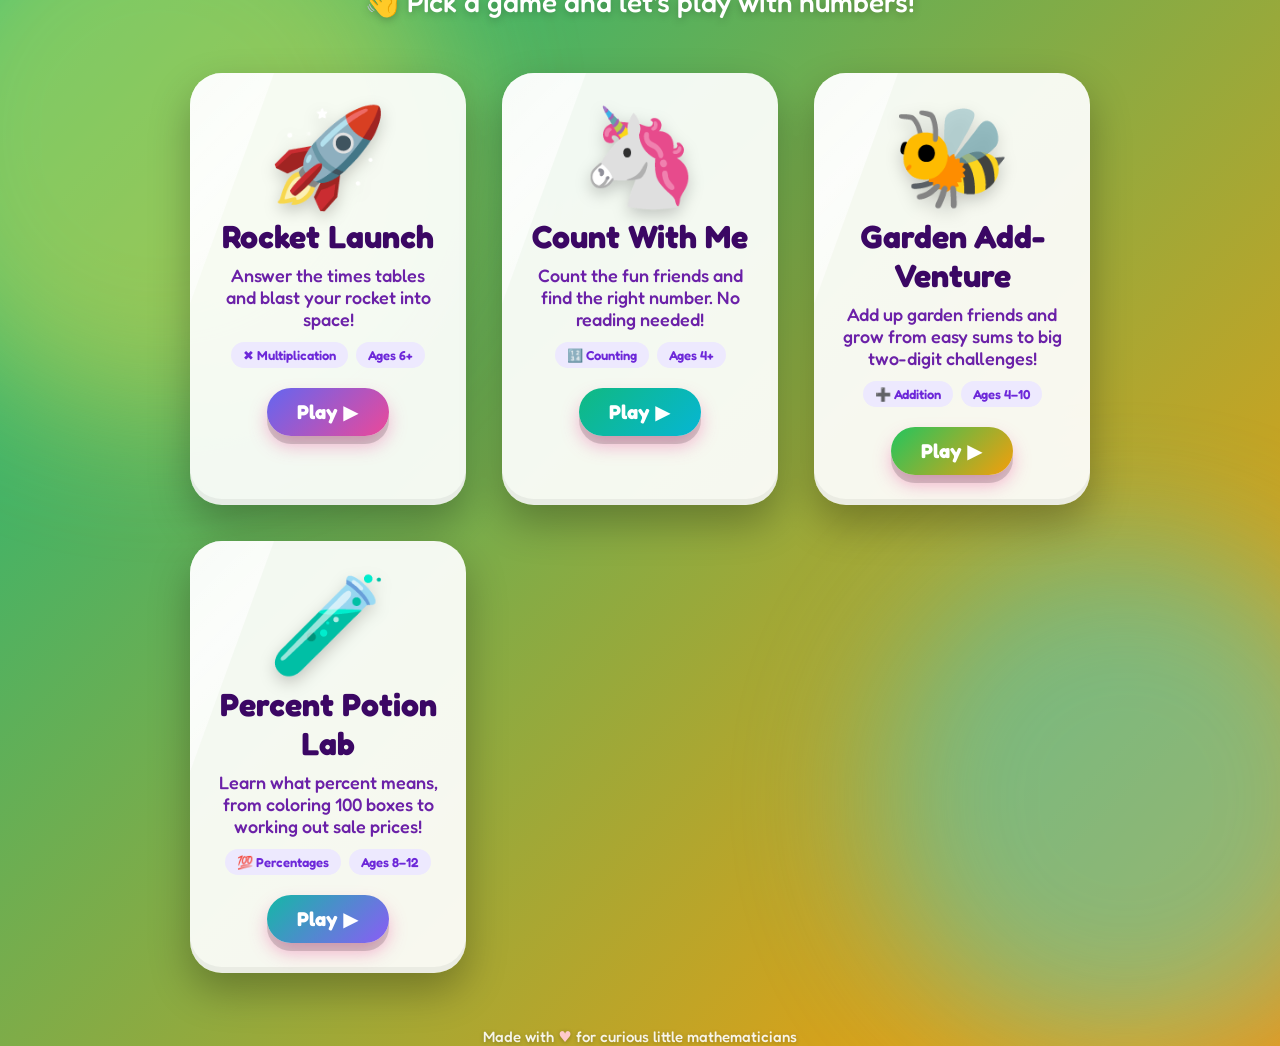
<file: index.html>
<!DOCTYPE html>
<html lang="en">
<head>
  <meta charset="UTF-8" />
  <meta name="viewport" content="width=device-width, initial-scale=1.0, viewport-fit=cover" />
  <meta name="theme-color" content="#4c1d95" />
  <title>✨ Math Games ✨</title>
  <link rel="preconnect" href="https://fonts.googleapis.com" />
  <link rel="preconnect" href="https://fonts.gstatic.com" crossorigin />
  <link href="https://fonts.googleapis.com/css2?family=Fredoka:wght@500;600;700&display=swap" rel="stylesheet" />
  <style>
    :root {
      --card-radius: 32px;
    }

    * { box-sizing: border-box; margin: 0; padding: 0; }

    html, body { height: 100%; }

    body {
      font-family: "Fredoka", "Comic Sans MS", system-ui, sans-serif;
      color: #fff;
      min-height: 100%;
      overflow-x: hidden;
      display: flex;
      flex-direction: column;
      align-items: center;
      justify-content: center;
      text-align: center;
      padding: 5vh 20px 6vh;
      position: relative;
      /* Animated dreamy sky */
      background: linear-gradient(-45deg, #6d28d9, #4f46e5, #db2777, #f59e0b, #10b981);
      background-size: 400% 400%;
      animation: sky 22s ease infinite;
    }

    @keyframes sky {
      0%   { background-position: 0% 50%; }
      50%  { background-position: 100% 50%; }
      100% { background-position: 0% 50%; }
    }

    /* Soft glowing blobs behind everything */
    body::before, body::after {
      content: "";
      position: fixed;
      border-radius: 50%;
      filter: blur(70px);
      opacity: 0.45;
      z-index: 0;
      pointer-events: none;
    }
    body::before {
      width: 45vw; height: 45vw;
      background: #fde047;
      top: -12vw; left: -10vw;
      animation: drift1 16s ease-in-out infinite;
    }
    body::after {
      width: 40vw; height: 40vw;
      background: #22d3ee;
      bottom: -12vw; right: -8vw;
      animation: drift2 19s ease-in-out infinite;
    }
    @keyframes drift1 { 50% { transform: translate(20px, 30px) scale(1.1); } }
    @keyframes drift2 { 50% { transform: translate(-25px, -20px) scale(1.15); } }

    /* Floating math symbols layer */
    #floaties {
      position: fixed;
      inset: 0;
      overflow: hidden;
      z-index: 0;
      pointer-events: none;
    }
    .floatie {
      position: absolute;
      bottom: -12vh;
      font-size: clamp(28px, 5vw, 60px);
      opacity: 0.85;
      animation: rise linear infinite;
      user-select: none;
      filter: drop-shadow(0 4px 6px rgba(0,0,0,0.15));
    }
    @keyframes rise {
      0%   { transform: translateY(0) rotate(0deg); opacity: 0; }
      10%  { opacity: 0.85; }
      90%  { opacity: 0.85; }
      100% { transform: translateY(-118vh) rotate(360deg); opacity: 0; }
    }

    .wrap {
      position: relative;
      z-index: 2;
      width: 100%;
      max-width: 900px;
    }

    .title {
      font-size: clamp(48px, 12vw, 120px);
      font-weight: 700;
      line-height: 1.05;
      letter-spacing: 1px;
      background: linear-gradient(90deg, #fff, #fde047, #fff, #a7f3d0, #fff);
      background-size: 300% auto;
      -webkit-background-clip: text;
      background-clip: text;
      -webkit-text-fill-color: transparent;
      text-shadow: 0 6px 0 rgba(0,0,0,0.10);
      animation: shine 6s linear infinite, pop 3s ease-in-out infinite;
      filter: drop-shadow(0 6px 10px rgba(0,0,0,0.25));
    }
    @keyframes shine { to { background-position: 300% center; } }
    @keyframes pop {
      0%, 100% { transform: scale(1) rotate(-1deg); }
      50%      { transform: scale(1.04) rotate(1deg); }
    }

    .subtitle {
      margin-top: 14px;
      font-size: clamp(18px, 3.4vw, 28px);
      font-weight: 500;
      color: #fff;
      text-shadow: 0 2px 8px rgba(0,0,0,0.25);
    }
    .subtitle .wave { display: inline-block; animation: wave 2.5s ease-in-out infinite; }
    @keyframes wave { 0%,100%{transform:rotate(0)} 25%{transform:rotate(18deg)} 75%{transform:rotate(-12deg)} }

    .cards {
      margin-top: clamp(32px, 6vh, 64px);
      display: grid;
      grid-template-columns: repeat(auto-fit, minmax(260px, 1fr));
      gap: clamp(20px, 4vw, 36px);
    }

    .card {
      position: relative;
      display: block;
      text-decoration: none;
      color: #3b0764;
      background: rgba(255,255,255,0.92);
      border-radius: var(--card-radius);
      padding: 34px 26px 30px;
      box-shadow: 0 18px 40px rgba(0,0,0,0.28), inset 0 -6px 0 rgba(0,0,0,0.05);
      transition: transform 0.22s cubic-bezier(.34,1.56,.64,1), box-shadow 0.22s ease;
      overflow: hidden;
    }
    .card::after {
      /* shine sweep */
      content: "";
      position: absolute;
      top: -60%; left: -60%;
      width: 60%; height: 220%;
      background: linear-gradient(115deg, transparent, rgba(255,255,255,0.7), transparent);
      transform: rotate(20deg);
      transition: left 0.6s ease;
    }
    .card:hover, .card:focus-visible {
      transform: translateY(-10px) scale(1.03) rotate(-0.6deg);
      box-shadow: 0 28px 55px rgba(0,0,0,0.34), inset 0 -6px 0 rgba(0,0,0,0.05);
      outline: none;
    }
    .card:hover::after, .card:focus-visible::after { left: 120%; }
    .card:active { transform: translateY(-4px) scale(0.99); }

    .card-emoji {
      font-size: clamp(66px, 14vw, 96px);
      line-height: 1;
      display: inline-block;
      filter: drop-shadow(0 6px 8px rgba(0,0,0,0.2));
      animation: bob 3s ease-in-out infinite;
    }
    .card:nth-child(2) .card-emoji { animation-delay: .6s; }
    @keyframes bob { 0%,100%{transform:translateY(0)} 50%{transform:translateY(-10px)} }

    .card-title {
      margin-top: 14px;
      font-size: clamp(24px, 4.5vw, 32px);
      font-weight: 700;
    }
    .card-desc {
      margin-top: 8px;
      font-size: clamp(15px, 2.6vw, 18px);
      font-weight: 500;
      color: #6b21a8;
      min-height: 2.6em;
    }
    .card-tags {
      margin-top: 12px;
      display: flex;
      gap: 8px;
      justify-content: center;
      flex-wrap: wrap;
    }
    .tag {
      font-size: 13px;
      font-weight: 600;
      padding: 5px 12px;
      border-radius: 999px;
      background: #ede9fe;
      color: #6d28d9;
    }
    .play-btn {
      margin-top: 20px;
      display: inline-flex;
      align-items: center;
      gap: 8px;
      font-family: inherit;
      font-size: clamp(17px, 3vw, 20px);
      font-weight: 700;
      color: #fff;
      padding: 12px 30px;
      border-radius: 999px;
      background: linear-gradient(135deg, #f97316, #ec4899);
      box-shadow: 0 8px 0 rgba(0,0,0,0.15), 0 10px 18px rgba(236,72,153,0.4);
      transition: transform 0.15s ease, box-shadow 0.15s ease;
    }
    .card:hover .play-btn { transform: translateY(-2px); box-shadow: 0 10px 0 rgba(0,0,0,0.15), 0 14px 22px rgba(236,72,153,0.5); }

    /* Per-card accent colours */
    .card--rocket .play-btn { background: linear-gradient(135deg, #6366f1, #ec4899); }
    .card--count  .play-btn { background: linear-gradient(135deg, #10b981, #06b6d4); }
    .card--garden .play-btn { background: linear-gradient(135deg, #22c55e, #f59e0b); }
    .card--lab    .play-btn { background: linear-gradient(135deg, #14b8a6, #8b5cf6); }

    .footer {
      margin-top: clamp(34px, 6vh, 56px);
      font-size: 15px;
      font-weight: 500;
      color: rgba(255,255,255,0.9);
      text-shadow: 0 1px 4px rgba(0,0,0,0.25);
      z-index: 2;
      position: relative;
    }
    .footer .heart { color: #fecaca; display: inline-block; animation: beat 1.4s ease-in-out infinite; }
    @keyframes beat { 0%,100%{transform:scale(1)} 50%{transform:scale(1.25)} }

    @media (prefers-reduced-motion: reduce) {
      *, *::before, *::after { animation: none !important; transition: none !important; }
    }
  </style>
</head>
<body>
  <div id="floaties" aria-hidden="true"></div>

  <main class="wrap">
    <h1 class="title">Math Games</h1>
    <p class="subtitle"><span class="wave">👋</span> Pick a game and let's play with numbers!</p>

    <div class="cards">
      <a class="card card--rocket" href="./multiplication/index.html">
        <span class="card-emoji">🚀</span>
        <div class="card-title">Rocket Launch</div>
        <div class="card-desc">Answer the times tables and blast your rocket into space!</div>
        <div class="card-tags">
          <span class="tag">✖️ Multiplication</span>
          <span class="tag">Ages 6+</span>
        </div>
        <span class="play-btn">Play ▶</span>
      </a>

      <a class="card card--count" href="./know_numbers/index.html">
        <span class="card-emoji">🦄</span>
        <div class="card-title">Count With Me</div>
        <div class="card-desc">Count the fun friends and find the right number. No reading needed!</div>
        <div class="card-tags">
          <span class="tag">🔢 Counting</span>
          <span class="tag">Ages 4+</span>
        </div>
        <span class="play-btn">Play ▶</span>
      </a>

      <a class="card card--garden" href="./addition/index.html">
        <span class="card-emoji">🐝</span>
        <div class="card-title">Garden Add-Venture</div>
        <div class="card-desc">Add up garden friends and grow from easy sums to big two-digit challenges!</div>
        <div class="card-tags">
          <span class="tag">➕ Addition</span>
          <span class="tag">Ages 4–10</span>
        </div>
        <span class="play-btn">Play ▶</span>
      </a>

      <a class="card card--lab" href="./percentage/index.html">
        <span class="card-emoji">🧪</span>
        <div class="card-title">Percent Potion Lab</div>
        <div class="card-desc">Learn what percent means, from coloring 100 boxes to working out sale prices!</div>
        <div class="card-tags">
          <span class="tag">💯 Percentages</span>
          <span class="tag">Ages 8–12</span>
        </div>
        <span class="play-btn">Play ▶</span>
      </a>
    </div>
  </main>

  <p class="footer">Made with <span class="heart">♥</span> for curious little mathematicians</p>

  <script>
    // Gently drifting math symbols
    (function () {
      const layer = document.getElementById('floaties');
      if (!layer || window.matchMedia('(prefers-reduced-motion: reduce)').matches) return;
      const symbols = ['➕','➖','✖️','➗','🟰','1','2','3','4','5','7','9','⭐','🌟','🪐','🚀','🔢','🦄','💯','🧪','🎈','🍭','🌈','✨'];
      const COUNT = window.innerWidth < 600 ? 14 : 24;
      for (let i = 0; i < COUNT; i++) {
        const s = document.createElement('span');
        s.className = 'floatie';
        s.textContent = symbols[Math.floor(Math.random() * symbols.length)];
        s.style.left = Math.random() * 100 + 'vw';
        const dur = 12 + Math.random() * 16;      // 12s – 28s
        s.style.animationDuration = dur + 's';
        s.style.animationDelay = -Math.random() * dur + 's';
        s.style.fontSize = (24 + Math.random() * 44) + 'px';
        layer.appendChild(s);
      }
    })();
  </script>
</body>
</html>
</file>
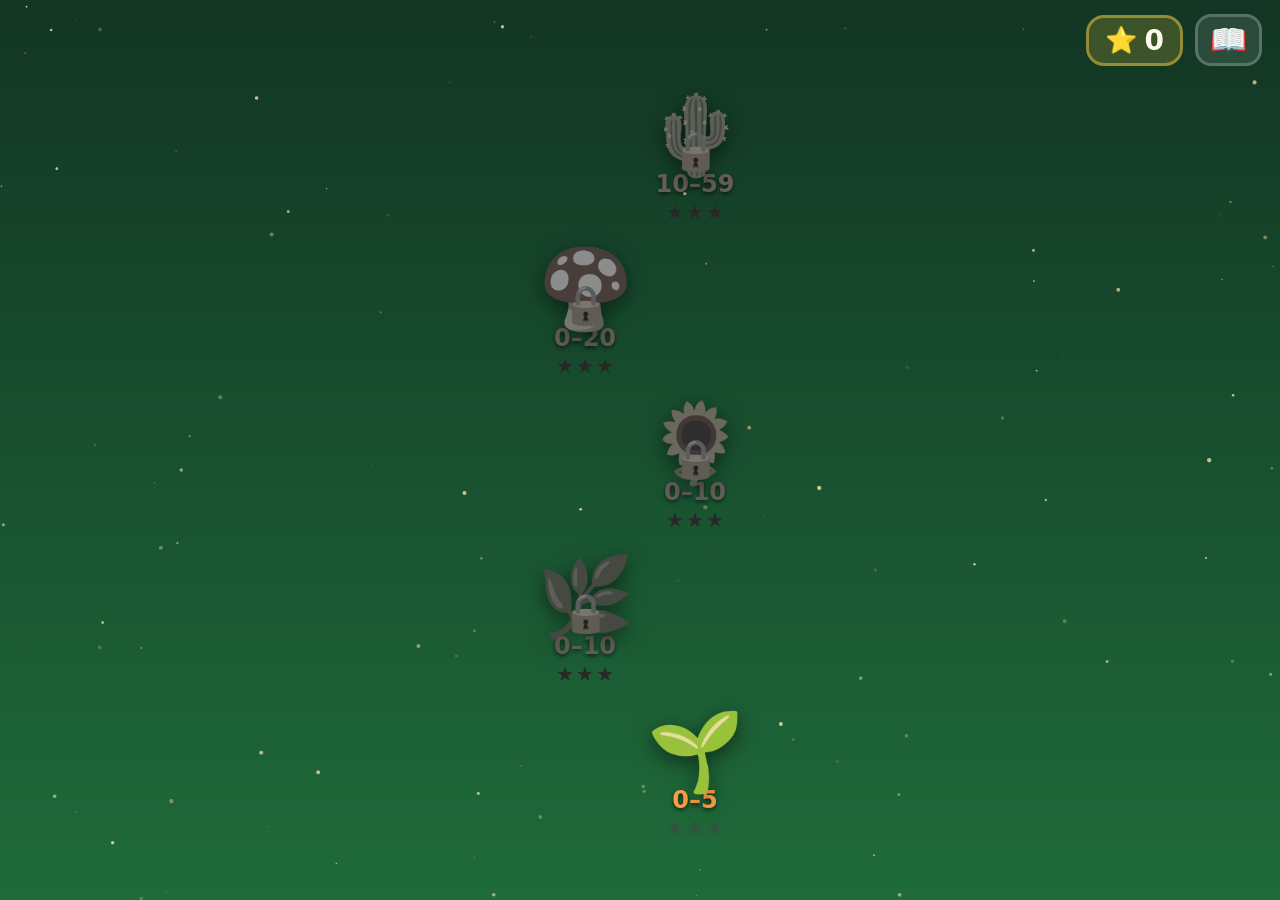
<file: addition/index.html>
<!DOCTYPE html>
<html lang="en">
<head>
  <meta charset="UTF-8" />
  <meta name="viewport" content="width=device-width, initial-scale=1.0" />
  <title>➕ Garden Add-Venture</title>
  <link rel="stylesheet" href="styles.css" />
</head>
<body>
  <!-- Soft garden-sky canvas sits behind everything -->
  <canvas id="stars-bg"></canvas>
  <!-- Celebration confetti layer -->
  <canvas id="confetti-canvas"></canvas>

  <div id="app">

    <!-- ===================== GARDEN PATH (LEVEL MAP) ===================== -->
    <section id="screen-map" class="screen active">
      <header class="topbar">
        <div class="star-counter"><span class="star-icon">⭐</span><span id="map-stars">0</span></div>
        <button id="btn-book" class="icon-btn" aria-label="collection">📖</button>
      </header>

      <!-- Path stops injected by JS -->
      <div id="path-trail"></div>

      <!-- Hidden long-press reset zone -->
      <div id="reset-zone" title=""></div>
    </section>

    <!-- ===================== MISSION (GAMEPLAY) ===================== -->
    <section id="screen-mission" class="screen">
      <header class="topbar">
        <button id="btn-back" class="icon-btn" aria-label="back">🏠</button>
        <div class="star-counter"><span class="star-icon">⭐</span><span id="mission-stars">0</span></div>
        <button id="btn-mute" class="icon-btn" aria-label="mute">🔊</button>
      </header>

      <!-- Steps-to-complete-level progress dots -->
      <div id="progress-dots" class="progress-dots"></div>

      <!-- Combo flame -->
      <div id="combo-badge" class="combo-badge"></div>

      <!-- Icon-counting question (levels 1-2): two groups of objects to add -->
      <div id="icon-question" class="icon-question">
        <div id="icon-group-a" class="icon-group"></div>
        <div class="icon-plus">+</div>
        <div id="icon-group-b" class="icon-group"></div>
      </div>

      <!-- Digit question (levels 3+): plain equation -->
      <div id="digit-question" class="equation">
        <span id="eq-a" class="eq-num"></span>
        <span class="eq-op">+</span>
        <span id="eq-b" class="eq-num"></span>
        <span class="eq-op">=</span>
        <span class="eq-huh">?</span>
      </div>

      <!-- Four answer boxes (click, or type on keyboard) -->
      <div id="answer-boxes" class="answer-boxes"></div>
    </section>

    <!-- ===================== REWARD ===================== -->
    <section id="screen-reward" class="screen">
      <div class="reward-card">
        <div id="reward-stars" class="reward-stars">
          <span class="rstar" data-i="0">★</span>
          <span class="rstar" data-i="1">★</span>
          <span class="rstar" data-i="2">★</span>
        </div>
        <div id="reward-critter" class="reward-critter"></div>
        <div class="reward-buttons">
          <button id="btn-reward-home" class="icon-btn big" aria-label="home">🏠</button>
          <button id="btn-reward-next" class="icon-btn big" aria-label="next">▶️</button>
        </div>
      </div>
    </section>

    <!-- ===================== BUG BOOK (COLLECTION) ===================== -->
    <section id="screen-book" class="screen">
      <header class="topbar">
        <button id="btn-book-back" class="icon-btn" aria-label="back">🏠</button>
        <div class="star-counter"><span class="star-icon">⭐</span><span id="book-stars">0</span></div>
      </header>
      <div id="critter-grid" class="critter-grid"></div>
    </section>

  </div>

  <script src="game.js"></script>
</body>
</html>
</file>
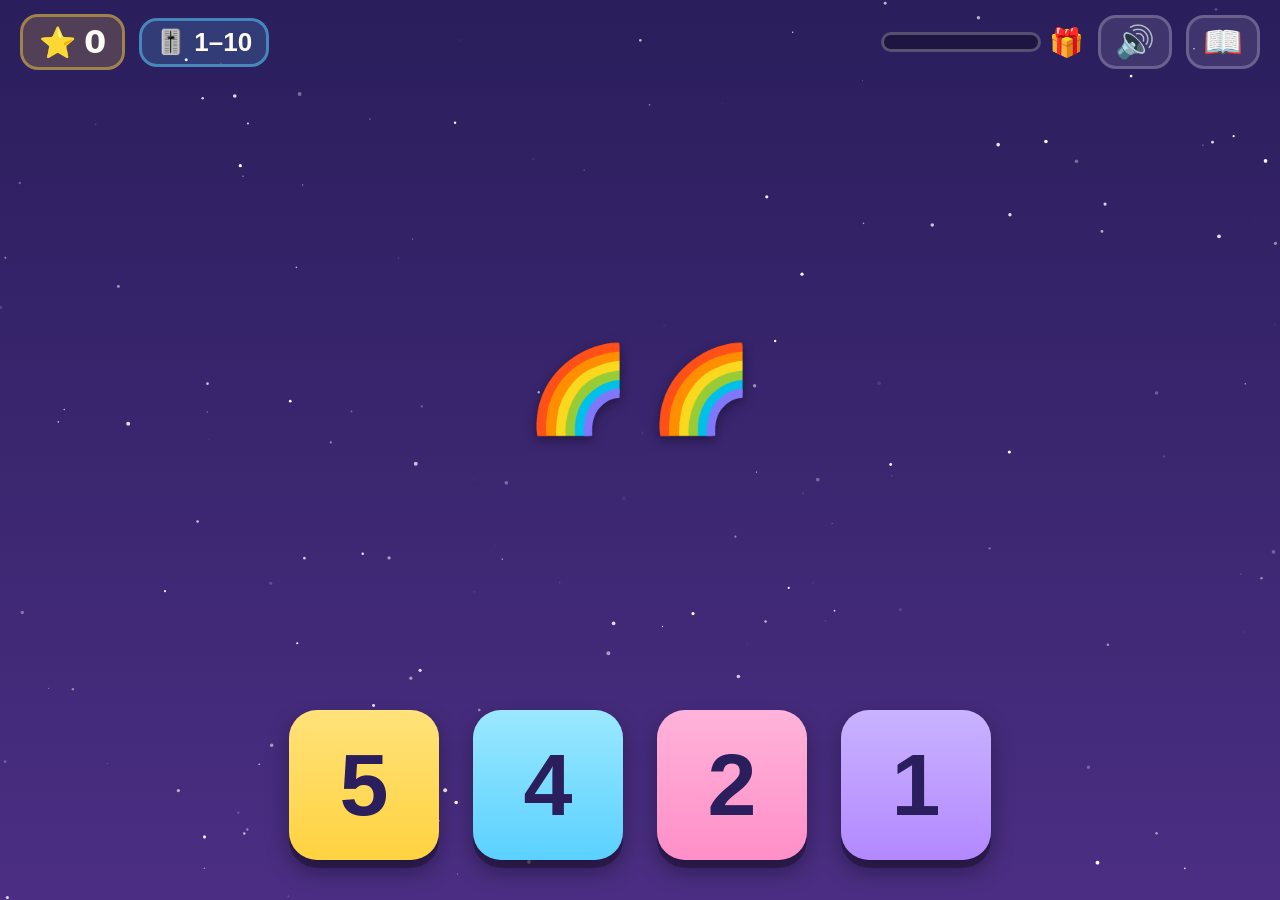
<file: know_numbers/index.html>
<!DOCTYPE html>
<html lang="en">
<head>
  <meta charset="UTF-8" />
  <meta name="viewport" content="width=device-width, initial-scale=1.0" />
  <title>🔢 Count With Me</title>
  <link rel="stylesheet" href="styles.css" />
</head>
<body>
  <!-- Soft sky/starfield behind everything -->
  <canvas id="stars-bg"></canvas>
  <!-- Celebration confetti layer -->
  <canvas id="confetti-canvas"></canvas>

  <div id="app">

    <!-- ===================== PLAY SCREEN ===================== -->
    <section id="screen-play" class="screen active">
      <header class="topbar">
        <div class="star-counter"><span class="star-icon">⭐</span><span id="star-count">0</span></div>

        <!-- Difficulty level (grown-up control): tap to cycle the count band; it sticks -->
        <button id="btn-level" class="level-pill" aria-label="level">
          <span class="level-icon">🎚️</span><span id="level-label">1–10</span>
        </button>

        <!-- Progress toward next friend -->
        <div class="friend-wrap" aria-label="next friend">
          <div class="friend-track"><div id="friend-fill"></div></div>
          <span id="next-friend" class="next-friend">🎁</span>
        </div>

        <button id="btn-mute" class="icon-btn" aria-label="mute">🔊</button>
        <button id="btn-book" class="icon-btn" aria-label="collection">📖</button>
      </header>

      <!-- Objects to count -->
      <div id="object-tray" class="object-tray"></div>

      <!-- Four answer boxes -->
      <div id="answer-boxes" class="answer-boxes"></div>

      <!-- Hidden long-press reset zone -->
      <div id="reset-zone" title=""></div>
    </section>

    <!-- ===================== COLLECTION / STICKER BOOK ===================== -->
    <section id="screen-book" class="screen">
      <header class="topbar">
        <button id="btn-book-back" class="icon-btn" aria-label="back">🏠</button>
        <div class="star-counter"><span class="star-icon">⭐</span><span id="book-star-count">0</span></div>
      </header>
      <div id="friend-grid" class="friend-grid"></div>
    </section>

  </div>

  <!-- New-friend celebration popup -->
  <div id="friend-popup"><div id="popup-friend" class="pop-friend"></div></div>

  <script src="game.js"></script>
</body>
</html>
</file>
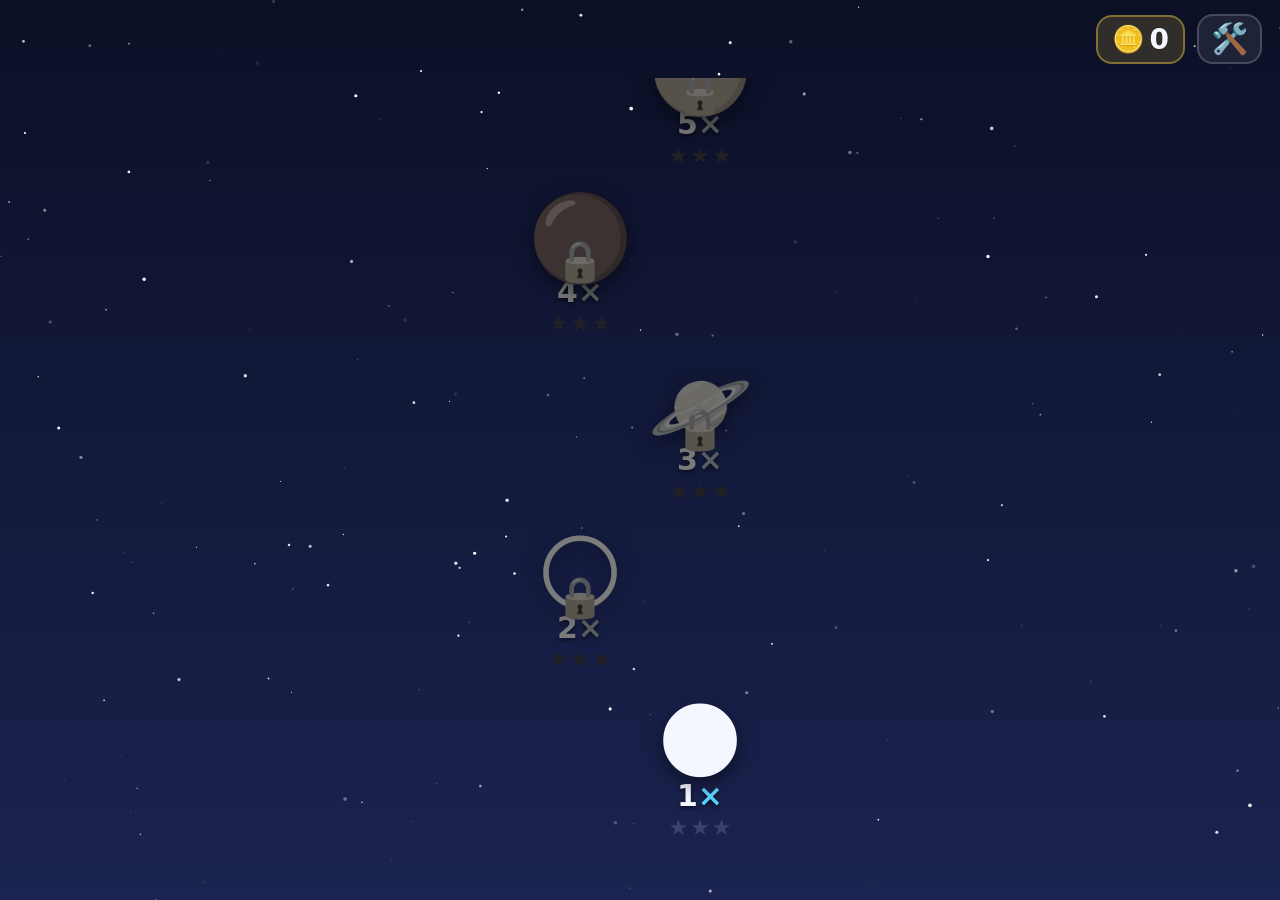
<file: multiplication/index.html>
<!DOCTYPE html>
<html lang="en">
<head>
  <meta charset="UTF-8" />
  <meta name="viewport" content="width=device-width, initial-scale=1.0" />
  <title>🚀 × ?</title>
  <link rel="stylesheet" href="styles.css" />
</head>
<body>
  <!-- Starfield canvas sits behind everything -->
  <canvas id="stars-bg"></canvas>

  <div id="app">

    <!-- ===================== MISSION MAP ===================== -->
    <section id="screen-map" class="screen active">
      <!-- HUD: coins + hangar button -->
      <header class="topbar">
        <div class="coin-counter"><span class="coin-icon">🪙</span><span id="map-coins">0</span></div>
        <button id="btn-hangar" class="icon-btn" aria-label="hangar">🛠️</button>
      </header>

      <!-- Planet trail injected by JS -->
      <div id="planet-trail"></div>

      <!-- Hidden long-press reset zone -->
      <div id="reset-zone" title=""></div>
    </section>

    <!-- ===================== MISSION (GAMEPLAY) ===================== -->
    <section id="screen-mission" class="screen">
      <canvas id="game-canvas"></canvas>

      <!-- HUD overlay -->
      <header class="topbar over-canvas">
        <button id="btn-back" class="icon-btn" aria-label="back">🏠</button>
        <div class="fuel-wrap" aria-label="fuel">
          <span class="fuel-icon">⛽</span>
          <div class="fuel-track"><div id="fuel-fill"></div></div>
        </div>
        <div class="coin-counter"><span class="coin-icon">🪙</span><span id="mission-coins">0</span></div>
        <button id="btn-mute" class="icon-btn" aria-label="mute">🔊</button>
      </header>

      <!-- Flight progress dots -->
      <div id="progress-dots" class="progress-dots over-canvas"></div>

      <!-- Combo flame -->
      <div id="combo-badge" class="combo-badge over-canvas"></div>

      <!-- Equation -->
      <div id="equation" class="equation over-canvas">
        <span id="eq-a" class="eq-num"></span>
        <span class="eq-op">×</span>
        <span id="eq-b" class="eq-num"></span>
        <span class="eq-op">=</span>
        <span id="eq-answer" class="eq-answer"><span id="answer-text"></span><span class="caret"></span></span>
      </div>

      <!-- Invisible proxy input: brings up the mobile number keyboard.
           Kept focused during missions; real answer is mirrored into #answer-text above. -->
      <input id="answer-input" class="answer-input" type="text" inputmode="numeric" pattern="[0-9]*"
             autocomplete="one-time-code" autocorrect="off" spellcheck="false" maxlength="3"
             aria-hidden="true" tabindex="-1" />

      <!-- Launch button (mouse fallback for Enter) -->
      <button id="btn-launch" class="launch-btn over-canvas" aria-label="launch">🚀</button>
    </section>

    <!-- ===================== REWARD ===================== -->
    <section id="screen-reward" class="screen">
      <canvas id="confetti-canvas"></canvas>
      <div class="reward-card over-canvas">
        <div id="reward-stars" class="reward-stars">
          <span class="rstar" data-i="0">★</span>
          <span class="rstar" data-i="1">★</span>
          <span class="rstar" data-i="2">★</span>
        </div>
        <div id="reward-sticker" class="reward-sticker"></div>
        <div class="reward-coins"><span class="coin-icon big">🪙</span><span id="reward-coin-amt">+0</span></div>
        <div class="reward-buttons">
          <button id="btn-reward-home" class="icon-btn big" aria-label="home">🏠</button>
          <button id="btn-reward-next" class="icon-btn big" aria-label="next">▶️</button>
        </div>
      </div>
    </section>

    <!-- ===================== HANGAR ===================== -->
    <section id="screen-hangar" class="screen">
      <header class="topbar">
        <button id="btn-hangar-back" class="icon-btn" aria-label="back">🏠</button>
        <div class="coin-counter"><span class="coin-icon">🪙</span><span id="hangar-coins">0</span></div>
      </header>

      <div class="hangar-body">
        <!-- Big preview of equipped rocket -->
        <div id="hangar-preview" class="hangar-preview"></div>
        <!-- Skin grid injected by JS -->
        <div id="skin-grid" class="skin-grid"></div>
        <!-- Sticker collection -->
        <div id="sticker-shelf" class="sticker-shelf"></div>
      </div>
    </section>

  </div>

  <script src="game.js"></script>
</body>
</html>
</file>
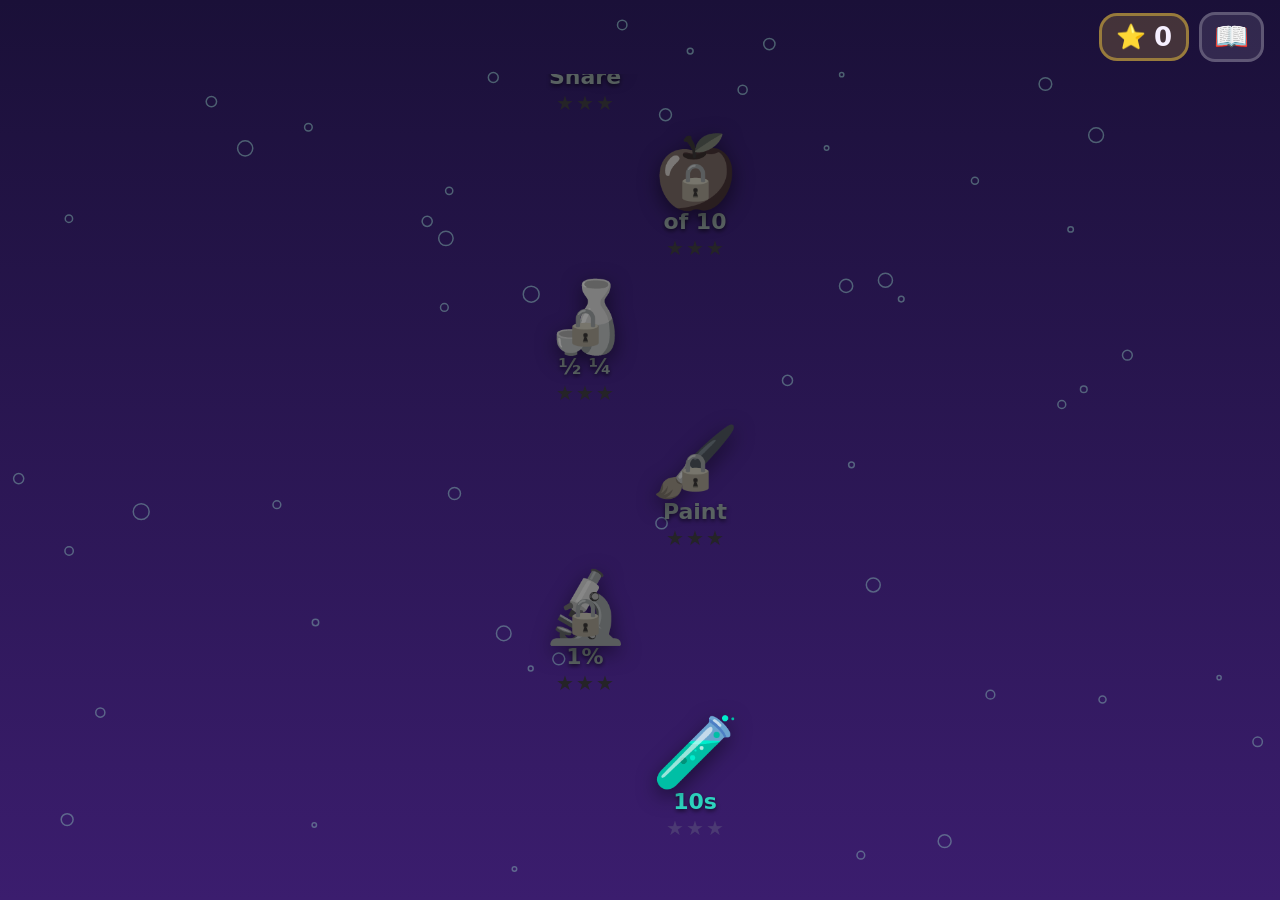
<file: percentage/index.html>
<!DOCTYPE html>
<html lang="en">
<head>
  <meta charset="UTF-8" />
  <meta name="viewport" content="width=device-width, initial-scale=1.0" />
  <title>🧪 Percent Potion Lab</title>
  <link rel="stylesheet" href="styles.css" />
</head>
<body>
  <!-- Bubbling lab canvas sits behind everything -->
  <canvas id="bubbles-bg"></canvas>
  <!-- Celebration confetti layer -->
  <canvas id="confetti-canvas"></canvas>

  <div id="app">

    <!-- ===================== LAB SHELVES (LEVEL MAP) ===================== -->
    <section id="screen-map" class="screen active">
      <header class="topbar">
        <div class="star-counter"><span class="star-icon">⭐</span><span id="map-stars">0</span></div>
        <button id="btn-book" class="icon-btn" aria-label="collection">📖</button>
      </header>

      <!-- Level stops injected by JS -->
      <div id="path-trail"></div>

      <!-- Hidden long-press reset zone -->
      <div id="reset-zone" title=""></div>
    </section>

    <!-- ===================== MISSION (GAMEPLAY) ===================== -->
    <section id="screen-mission" class="screen">
      <header class="topbar">
        <button id="btn-back" class="icon-btn" aria-label="back">🏠</button>
        <button id="btn-lesson" class="icon-btn" aria-label="lesson">💡</button>
        <div class="star-counter"><span class="star-icon">⭐</span><span id="mission-stars">0</span></div>
        <button id="btn-mute" class="icon-btn" aria-label="mute">🔊</button>
      </header>

      <!-- Steps-to-complete-level progress dots -->
      <div id="progress-dots" class="progress-dots"></div>

      <!-- Combo flame -->
      <div id="combo-badge" class="combo-badge"></div>

      <div id="prompt" class="prompt"></div>

      <!-- Question visual (grid, bottle, items, fraction, bar...) built by JS -->
      <div id="stage" class="stage"></div>

      <div id="hint" class="hint"></div>

      <!-- Four answer boxes (click, or type on keyboard) -->
      <div id="answer-boxes" class="answer-boxes"></div>

      <!-- Paint levels: live readout + check button -->
      <div id="paint-controls" class="paint-controls">
        <div id="paint-readout" class="paint-readout">0%</div>
        <button id="btn-check" class="check-btn" aria-label="check">✔</button>
      </div>
    </section>

    <!-- ===================== REWARD ===================== -->
    <section id="screen-reward" class="screen">
      <div class="reward-card">
        <div id="reward-stars" class="reward-stars">
          <span class="rstar" data-i="0">★</span>
          <span class="rstar" data-i="1">★</span>
          <span class="rstar" data-i="2">★</span>
        </div>
        <div id="reward-critter" class="reward-critter"></div>
        <div class="reward-buttons">
          <button id="btn-reward-home" class="icon-btn big" aria-label="home">🏠</button>
          <button id="btn-reward-next" class="icon-btn big" aria-label="next">▶️</button>
        </div>
      </div>
    </section>

    <!-- ===================== LAB BOOK (COLLECTION) ===================== -->
    <section id="screen-book" class="screen">
      <header class="topbar">
        <button id="btn-book-back" class="icon-btn" aria-label="back">🏠</button>
        <div class="star-counter"><span class="star-icon">⭐</span><span id="book-stars">0</span></div>
      </header>
      <div id="critter-grid" class="critter-grid"></div>
    </section>

    <!-- ===================== LESSON CARD (OVERLAY) ===================== -->
    <div id="lesson" class="lesson-overlay">
      <div class="lesson-card">
        <div class="lesson-head">
          <span id="lesson-icon" class="lesson-icon"></span>
          <span id="lesson-title" class="lesson-title"></span>
        </div>
        <div id="lesson-visual" class="lesson-visual"></div>
        <div id="lesson-text" class="lesson-text"></div>
        <button id="btn-lesson-go" class="go-btn">Let's go! ▶</button>
      </div>
    </div>

  </div>

  <script src="game.js"></script>
</body>
</html>
</file>
<file: addition/styles.css>
/* ============================================================
   Garden Add-Venture — styles
   Wordless addition game for ages ~4-10. Color & icons only.
   ============================================================ */

:root {
  --garden-1: #123524;
  --garden-2: #1f6b3a;
  --ink: #fff8ec;
  --good: #4ade80;
  --good-dark: #1fa855;
  --bad: #ff6b6b;
  --gold: #ffd23f;
  --amber: #ff9f45;
  --pink: #ff8fc8;
  --locked: #33523f;
}

* { box-sizing: border-box; margin: 0; padding: 0; }

html, body {
  height: 100%;
  width: 100%;
  overflow: hidden;
  background: var(--garden-1);
  color: var(--ink);
  font-family: "Baloo 2", "Comic Sans MS", "Trebuchet MS", system-ui, sans-serif;
  user-select: none;
  -webkit-user-select: none;
}

#stars-bg, #confetti-canvas { position: fixed; inset: 0; }
#stars-bg { z-index: 0; }
#confetti-canvas { z-index: 4; pointer-events: none; }

#app { position: relative; z-index: 1; height: 100vh; width: 100vw; }

/* ---------- Screen switching ---------- */
.screen { position: absolute; inset: 0; display: none; flex-direction: column; }
.screen.active { display: flex; }

/* ---------- Top bar / HUD ---------- */
.topbar {
  display: flex;
  align-items: center;
  gap: 12px;
  padding: 14px 18px;
  z-index: 5;
}

.icon-btn {
  font-size: 30px;
  line-height: 1;
  background: rgba(255,255,255,0.1);
  border: 3px solid rgba(255,255,255,0.22);
  border-radius: 16px;
  padding: 8px 12px;
  cursor: pointer;
  color: var(--ink);
  transition: transform .12s ease, background .12s ease;
}
.icon-btn:hover { background: rgba(255,255,255,0.2); }
.icon-btn:active { transform: scale(0.9); }
.icon-btn.big { font-size: 46px; padding: 14px 20px; }

.star-counter {
  display: flex;
  align-items: center;
  gap: 8px;
  font-size: 28px;
  font-weight: 900;
  background: rgba(255, 210, 63, 0.18);
  border: 3px solid rgba(255, 210, 63, 0.45);
  border-radius: 18px;
  padding: 6px 16px;
  margin-left: auto;
}
.star-icon { font-size: 26px; }
.star-bump { animation: starBump .45s ease; }

/* ============================================================
   GARDEN PATH (LEVEL MAP)
   ============================================================ */
#path-trail {
  flex: 1;
  overflow-y: auto;
  overflow-x: hidden;
  display: flex;
  flex-direction: column-reverse; /* level 1 at bottom, climb upward */
  align-items: center;
  gap: 26px;
  padding: 40px 0 60px;
  scroll-behavior: smooth;
}

.path-node {
  position: relative;
  display: flex;
  flex-direction: column;
  align-items: center;
  cursor: pointer;
  transition: transform .15s ease;
}
.path-node:hover { transform: scale(1.06); }
.path-node.locked { cursor: not-allowed; filter: grayscale(0.9) brightness(0.55); }
.path-node.locked:hover { transform: none; }

.path-node:nth-child(odd)  { margin-left: 110px; }
.path-node:nth-child(even) { margin-right: 110px; }

.path-emoji {
  font-size: 78px;
  line-height: 1;
  filter: drop-shadow(0 6px 10px rgba(0,0,0,0.5));
}
.path-node.current .path-emoji { animation: floaty 3s ease-in-out infinite; }

.path-label {
  margin-top: -4px;
  font-size: 24px;
  font-weight: 900;
  text-shadow: 0 2px 4px rgba(0,0,0,0.6);
  color: var(--amber);
}

.path-stars {
  display: flex;
  gap: 2px;
  font-size: 20px;
  margin-top: 2px;
}
.path-stars .on { color: var(--gold); }
.path-stars .off { color: var(--locked); }

.path-lock {
  position: absolute;
  top: 46%; left: 50%;
  transform: translate(-50%, -60%);
  font-size: 38px;
}

#reset-zone {
  position: fixed;
  bottom: 0; left: 0;
  width: 70px; height: 70px;
  z-index: 20;
}

/* ============================================================
   MISSION / GAMEPLAY
   ============================================================ */
.progress-dots {
  display: flex;
  justify-content: center;
  gap: 10px;
  padding-top: 6px;
}
.progress-dots .dot {
  width: 16px; height: 16px;
  border-radius: 50%;
  background: rgba(255,255,255,0.18);
  border: 2px solid rgba(255,255,255,0.3);
  transition: transform .2s ease, background .2s ease;
}
.progress-dots .dot.done {
  background: var(--good);
  border-color: var(--good);
  transform: scale(1.2);
}
.progress-dots .dot.goal { background: transparent; border: none; font-size: 18px; }
.progress-dots .dot.goal::after { content: "🏵️"; }

.combo-badge {
  position: absolute;
  top: 78px; right: 22px;
  font-size: 28px;
  font-weight: 900;
  color: var(--gold);
  opacity: 0;
  transform: scale(0.5);
  z-index: 5;
}
.combo-badge.show { animation: comboPop .5s ease; }

/* Icon-counting question (levels 1-2) */
.icon-question {
  flex: 1;
  display: none;
  align-items: center;
  justify-content: center;
  gap: 18px;
  padding: 10px 20px;
  max-width: 1000px;
  margin: 0 auto;
}
.icon-question.active { display: flex; }
.icon-group {
  display: flex;
  flex-wrap: wrap;
  align-content: center;
  justify-content: center;
  gap: 8px 12px;
  max-width: 380px;
}
.icon-plus {
  font-size: clamp(38px, 6vw, 64px);
  font-weight: 900;
  color: var(--amber);
  flex-shrink: 0;
}
.count-obj {
  font-size: clamp(38px, 7vw, 66px);
  line-height: 1;
  cursor: pointer;
  filter: drop-shadow(0 4px 6px rgba(0,0,0,0.4));
  animation: idleBob 3s ease-in-out infinite;
  transition: transform .1s ease;
}
.count-obj:nth-child(3n)   { animation-delay: .4s; }
.count-obj:nth-child(3n+1) { animation-delay: .8s; }
.count-obj.boing { animation: boing .5s ease; }
.count-obj.celebrate { animation: celebrate .6s ease; }

/* Digit question (levels 3+) */
.equation {
  flex: 1;
  display: none;
  align-items: center;
  justify-content: center;
  gap: 16px;
  font-size: clamp(48px, 10vw, 100px);
  font-weight: 900;
  text-shadow: 0 4px 0 rgba(0,0,0,0.35), 0 0 30px rgba(255,159,69,0.3);
}
.equation.active { display: flex; }
.eq-op { color: var(--amber); }
.eq-num { color: var(--ink); }
.eq-huh {
  color: var(--gold);
  background: rgba(255,255,255,0.08);
  border: 4px dashed rgba(255,255,255,0.35);
  border-radius: 18px;
  padding: 0 20px;
}

/* Answer boxes (shared by both question modes) */
.answer-boxes {
  display: flex;
  justify-content: center;
  gap: clamp(12px, 3vw, 30px);
  padding: 16px 20px 40px;
  flex-wrap: wrap;
}
.answer-box {
  width: clamp(88px, 16vw, 136px);
  height: clamp(88px, 16vw, 136px);
  display: flex;
  align-items: center;
  justify-content: center;
  font-size: clamp(40px, 8vw, 70px);
  font-weight: 900;
  color: #123524;
  border: none;
  border-radius: 26px;
  cursor: pointer;
  box-shadow: 0 8px 0 rgba(0,0,0,0.28), 0 12px 22px rgba(0,0,0,0.35);
  transition: transform .08s ease, box-shadow .08s ease;
}
.answer-box:nth-child(1) { background: linear-gradient(180deg, #ffe27a, #ffd23f); }
.answer-box:nth-child(2) { background: linear-gradient(180deg, #9be8ff, #5ad1ff); }
.answer-box:nth-child(3) { background: linear-gradient(180deg, #ffb3da, #ff8fc8); }
.answer-box:nth-child(4) { background: linear-gradient(180deg, #ffc999, #ff9f45); }

.answer-box:hover { transform: translateY(-4px); }
.answer-box:active { transform: translateY(4px); box-shadow: 0 2px 0 rgba(0,0,0,0.28), 0 6px 12px rgba(0,0,0,0.35); }

.answer-box.typing-match { outline: 6px solid var(--gold); outline-offset: 4px; }
.answer-box.correct {
  background: linear-gradient(180deg, #6bf0a4, #3ddc84) !important;
  color: #0c4a2a;
  animation: pop .5s ease;
}
.answer-box.wrong {
  background: linear-gradient(180deg, #ff9a9a, #ff6b6b) !important;
  animation: wobble .5s ease;
}
.answer-box.dim { opacity: 0.35; pointer-events: none; }
.answer-boxes.locked .answer-box { pointer-events: none; }

/* ============================================================
   REWARD
   ============================================================ */
#screen-reward { align-items: center; justify-content: center; }
.reward-card {
  display: flex;
  flex-direction: column;
  align-items: center;
  gap: 24px;
  padding: 40px 60px;
  background: rgba(18, 53, 36, 0.85);
  border: 4px solid var(--gold);
  border-radius: 32px;
  box-shadow: 0 0 60px rgba(255, 210, 63, 0.4);
}
.reward-stars { display: flex; gap: 16px; font-size: 80px; }
.reward-stars .rstar { color: var(--locked); transform: scale(0.3); opacity: 0; }
.reward-stars .rstar.on {
  color: var(--gold);
  text-shadow: 0 0 24px var(--gold);
  animation: starPop .5s ease forwards;
}
.reward-critter {
  font-size: 110px;
  transform: scale(0);
  animation: critterDrop .6s cubic-bezier(.2,1.4,.4,1) .4s forwards;
}
.reward-buttons { display: flex; gap: 28px; margin-top: 8px; }

/* ============================================================
   BUG BOOK (COLLECTION)
   ============================================================ */
.critter-grid {
  flex: 1;
  overflow-y: auto;
  display: grid;
  grid-template-columns: repeat(auto-fit, 120px);
  gap: 18px;
  justify-content: center;
  align-content: start;
  padding: 20px 24px 60px;
}
.critter-cell {
  width: 120px; height: 120px;
  display: flex;
  align-items: center;
  justify-content: center;
  font-size: 62px;
  background: rgba(255,255,255,0.07);
  border: 3px solid rgba(255,255,255,0.18);
  border-radius: 24px;
}
.critter-cell.owned {
  background: rgba(255, 210, 63, 0.14);
  border-color: var(--gold);
  box-shadow: 0 0 18px rgba(255,210,63,0.3);
  animation: floaty 3s ease-in-out infinite;
}
.critter-cell.empty { opacity: 0.3; font-size: 40px; }

/* ============================================================
   KEYFRAMES
   ============================================================ */
@keyframes idleBob { 0%,100% { transform: translateY(0); } 50% { transform: translateY(-8px); } }
@keyframes floaty { 0%,100% { transform: translateY(0); } 50% { transform: translateY(-12px); } }
@keyframes boing {
  0% { transform: scale(1); }
  30% { transform: scale(1.4) translateY(-14px); }
  60% { transform: scale(0.9); }
  100% { transform: scale(1); }
}
@keyframes celebrate {
  0% { transform: scale(1) rotate(0); }
  25% { transform: scale(1.3) rotate(-12deg); }
  50% { transform: scale(1.2) rotate(12deg); }
  75% { transform: scale(1.25) rotate(-8deg); }
  100% { transform: scale(1) rotate(0); }
}
@keyframes pop { 0% { transform: scale(1); } 45% { transform: scale(1.18); } 100% { transform: scale(1); } }
@keyframes wobble {
  0%,100% { transform: translateX(0) rotate(0); }
  20% { transform: translateX(-10px) rotate(-5deg); }
  40% { transform: translateX(10px) rotate(5deg); }
  60% { transform: translateX(-7px) rotate(-3deg); }
  80% { transform: translateX(7px) rotate(3deg); }
}
@keyframes starBump {
  0% { transform: scale(1); }
  50% { transform: scale(1.35); color: var(--gold); }
  100% { transform: scale(1); }
}
@keyframes starPop {
  0% { transform: scale(0.3) rotate(-30deg); opacity: 0; }
  60% { transform: scale(1.3) rotate(8deg); opacity: 1; }
  100% { transform: scale(1) rotate(0); opacity: 1; }
}
@keyframes critterDrop {
  0% { transform: scale(0) rotate(-40deg); }
  100% { transform: scale(1) rotate(0); }
}
@keyframes comboPop {
  0% { opacity: 0; transform: scale(0.5) translateY(10px); }
  40% { opacity: 1; transform: scale(1.3) translateY(0); }
  100% { opacity: 1; transform: scale(1); }
}
</file>
<file: know_numbers/styles.css>
/* ============================================================
   Count With Me — styles
   Wordless number-learning game for ~4-year-olds.
   Bright, friendly, big targets. Color & icons only.
   ============================================================ */

:root {
  --sky-1: #2a1e5c;
  --sky-2: #4b2e83;
  --ink: #fffaf2;
  --good: #3ddc84;
  --good-dark: #18a957;
  --bad: #ff6b6b;
  --gold: #ffd23f;
  --pink: #ff8fc8;
  --blue: #5ad1ff;
  --purple: #b388ff;
}

* { box-sizing: border-box; margin: 0; padding: 0; }

html, body {
  height: 100%;
  width: 100%;
  overflow: hidden;
  background: var(--sky-1);
  color: var(--ink);
  font-family: "Baloo 2", "Comic Sans MS", "Trebuchet MS", system-ui, sans-serif;
  user-select: none;
  -webkit-user-select: none;
}

#stars-bg, #confetti-canvas { position: fixed; inset: 0; }
#stars-bg { z-index: 0; }
#confetti-canvas { z-index: 4; pointer-events: none; }

#app { position: relative; z-index: 1; height: 100vh; width: 100vw; }

/* ---------- Screen switching ---------- */
.screen { position: absolute; inset: 0; display: none; flex-direction: column; }
.screen.active { display: flex; }

/* ---------- Top bar / HUD ---------- */
.topbar {
  display: flex;
  align-items: center;
  gap: 14px;
  padding: 14px 20px;
  z-index: 5;
}

.icon-btn {
  font-size: 32px;
  line-height: 1;
  background: rgba(255,255,255,0.1);
  border: 3px solid rgba(255,255,255,0.22);
  border-radius: 18px;
  padding: 8px 14px;
  cursor: pointer;
  color: var(--ink);
  transition: transform .12s ease, background .12s ease;
}
.icon-btn:hover { background: rgba(255,255,255,0.2); }
.icon-btn:active { transform: scale(0.9); }

.star-counter {
  display: flex;
  align-items: center;
  gap: 8px;
  font-size: 32px;
  font-weight: 900;
  background: rgba(255, 210, 63, 0.18);
  border: 3px solid rgba(255, 210, 63, 0.45);
  border-radius: 18px;
  padding: 6px 16px;
}
.star-icon { font-size: 30px; }
.star-bump { animation: starBump .45s ease; }

/* Level pill (grown-up difficulty control) */
.level-pill {
  display: flex;
  align-items: center;
  gap: 8px;
  font-size: 26px;
  font-weight: 900;
  color: var(--ink);
  background: rgba(90, 209, 255, 0.16);
  border: 3px solid rgba(90, 209, 255, 0.5);
  border-radius: 18px;
  padding: 6px 14px;
  cursor: pointer;
  transition: transform .12s ease, background .12s ease;
}
.level-pill:hover { background: rgba(90, 209, 255, 0.28); }
.level-pill:active { transform: scale(0.92); }
.level-icon { font-size: 24px; }

/* Friend progress meter */
.friend-wrap { display: flex; align-items: center; gap: 8px; margin-left: auto; }
.friend-track {
  width: 160px; height: 20px;
  background: rgba(0,0,0,0.3);
  border: 3px solid rgba(255,255,255,0.25);
  border-radius: 14px;
  overflow: hidden;
}
#friend-fill {
  height: 100%; width: 0%;
  background: linear-gradient(90deg, var(--pink), var(--purple));
  border-radius: 12px;
  transition: width .4s ease;
}
.next-friend { font-size: 28px; }

/* ============================================================
   OBJECT TRAY (things to count)
   ============================================================ */
.object-tray {
  flex: 1;
  display: flex;
  flex-wrap: wrap;
  align-content: center;
  justify-content: center;
  gap: 10px 18px;
  padding: 20px 40px;
  max-width: 1100px;
  margin: 0 auto;
}
.count-obj {
  font-size: clamp(46px, 8vw, 84px);
  line-height: 1;
  cursor: pointer;
  filter: drop-shadow(0 4px 6px rgba(0,0,0,0.4));
  animation: idleBob 3s ease-in-out infinite;
  transition: transform .1s ease;
}
/* stagger the idle bob so they don't move in lockstep */
.count-obj:nth-child(3n)   { animation-delay: .4s; }
.count-obj:nth-child(3n+1) { animation-delay: .8s; }
.count-obj.boing { animation: boing .5s ease; }
.count-obj.celebrate { animation: celebrate .6s ease; }

/* ============================================================
   ANSWER BOXES
   ============================================================ */
.answer-boxes {
  display: flex;
  justify-content: center;
  gap: clamp(12px, 3vw, 34px);
  padding: 16px 20px 40px;
  flex-wrap: wrap;
}
.answer-box {
  width: clamp(96px, 18vw, 150px);
  height: clamp(96px, 18vw, 150px);
  display: flex;
  align-items: center;
  justify-content: center;
  font-size: clamp(52px, 10vw, 88px);
  font-weight: 900;
  color: #2a1e5c;
  border: none;
  border-radius: 28px;
  cursor: pointer;
  box-shadow: 0 8px 0 rgba(0,0,0,0.28), 0 12px 22px rgba(0,0,0,0.35);
  transition: transform .08s ease, box-shadow .08s ease;
}
/* four cheerful colors, cycled */
.answer-box:nth-child(1) { background: linear-gradient(180deg, #ffe27a, #ffd23f); }
.answer-box:nth-child(2) { background: linear-gradient(180deg, #9be8ff, #5ad1ff); }
.answer-box:nth-child(3) { background: linear-gradient(180deg, #ffb3da, #ff8fc8); }
.answer-box:nth-child(4) { background: linear-gradient(180deg, #c9b3ff, #b388ff); }

.answer-box:hover { transform: translateY(-4px); }
.answer-box:active { transform: translateY(4px); box-shadow: 0 2px 0 rgba(0,0,0,0.28), 0 6px 12px rgba(0,0,0,0.35); }

.answer-box.typing-match { outline: 6px solid var(--gold); outline-offset: 4px; }

.answer-box.correct {
  background: linear-gradient(180deg, #6bf0a4, #3ddc84) !important;
  color: #0c4a2a;
  animation: pop .5s ease;
}
.answer-box.wrong {
  background: linear-gradient(180deg, #ff9a9a, #ff6b6b) !important;
  animation: wobble .5s ease;
}
.answer-box.dim { opacity: 0.35; pointer-events: none; }
.answer-boxes.locked .answer-box { pointer-events: none; }

/* ============================================================
   COLLECTION / STICKER BOOK
   ============================================================ */
.friend-grid {
  flex: 1;
  overflow-y: auto;
  display: grid;
  grid-template-columns: repeat(auto-fit, 120px);
  gap: 18px;
  justify-content: center;
  align-content: start;
  padding: 20px 24px 60px;
}
.friend-cell {
  width: 120px; height: 120px;
  display: flex;
  align-items: center;
  justify-content: center;
  font-size: 64px;
  background: rgba(255,255,255,0.07);
  border: 3px solid rgba(255,255,255,0.18);
  border-radius: 24px;
}
.friend-cell.owned {
  background: rgba(255, 210, 63, 0.14);
  border-color: var(--gold);
  box-shadow: 0 0 18px rgba(255,210,63,0.3);
  animation: floaty 3s ease-in-out infinite;
}
.friend-cell.empty { opacity: 0.3; font-size: 40px; }

/* Big celebratory pop-in when a new friend is earned */
#friend-popup {
  position: fixed;
  inset: 0;
  z-index: 8;
  display: none;
  align-items: center;
  justify-content: center;
  background: rgba(20, 10, 50, 0.55);
}
#friend-popup.show { display: flex; }
#friend-popup .pop-friend {
  font-size: 180px;
  animation: friendPop .7s cubic-bezier(.2,1.5,.4,1);
  filter: drop-shadow(0 10px 18px rgba(0,0,0,0.5));
}

#reset-zone {
  position: fixed;
  bottom: 0; left: 0;
  width: 70px; height: 70px;
  z-index: 20;
}

/* ============================================================
   KEYFRAMES
   ============================================================ */
@keyframes idleBob { 0%,100% { transform: translateY(0); } 50% { transform: translateY(-8px); } }
@keyframes floaty { 0%,100% { transform: translateY(0); } 50% { transform: translateY(-12px); } }
@keyframes boing {
  0% { transform: scale(1); }
  30% { transform: scale(1.4) translateY(-14px); }
  60% { transform: scale(0.9); }
  100% { transform: scale(1); }
}
@keyframes celebrate {
  0% { transform: scale(1) rotate(0); }
  25% { transform: scale(1.3) rotate(-12deg); }
  50% { transform: scale(1.2) rotate(12deg); }
  75% { transform: scale(1.25) rotate(-8deg); }
  100% { transform: scale(1) rotate(0); }
}
@keyframes pop { 0% { transform: scale(1); } 45% { transform: scale(1.18); } 100% { transform: scale(1); } }
@keyframes wobble {
  0%,100% { transform: translateX(0) rotate(0); }
  20% { transform: translateX(-10px) rotate(-5deg); }
  40% { transform: translateX(10px) rotate(5deg); }
  60% { transform: translateX(-7px) rotate(-3deg); }
  80% { transform: translateX(7px) rotate(3deg); }
}
@keyframes starBump {
  0% { transform: scale(1); }
  50% { transform: scale(1.35); color: var(--gold); }
  100% { transform: scale(1); }
}
@keyframes friendPop {
  0% { transform: scale(0) rotate(-40deg); }
  70% { transform: scale(1.25) rotate(10deg); }
  100% { transform: scale(1) rotate(0); }
}
</file>
<file: multiplication/styles.css>
/* ============================================================
   Rocket Launch Quiz — styles
   Wordless multiplication game. Color & icons only.
   ============================================================ */

:root {
  --space-1: #0b1026;
  --space-2: #1b2350;
  --good: #28e07a;
  --good-dark: #0fa855;
  --bad: #ff5d6c;
  --gold: #ffd23f;
  --locked: #3a4267;
  --ink: #f4f7ff;
  --accent: #5ad1ff;
  --fuel-full: #4ade80;
  --fuel-low: #ff5d6c;
}

* { box-sizing: border-box; margin: 0; padding: 0; }

html, body {
  height: 100%;
  width: 100%;
  overflow: hidden;
  background: var(--space-1);
  color: var(--ink);
  font-family: "Baloo 2", "Comic Sans MS", "Trebuchet MS", system-ui, sans-serif;
  user-select: none;
  -webkit-user-select: none;
}

/* Starfield behind everything */
#stars-bg {
  position: fixed;
  inset: 0;
  z-index: 0;
}

#app {
  position: relative;
  z-index: 1;
  height: 100vh;
  width: 100vw;
}

/* ---------- Screen switching ---------- */
.screen {
  position: absolute;
  inset: 0;
  display: none;
  flex-direction: column;
}
.screen.active { display: flex; }

/* ---------- Top bar / HUD ---------- */
.topbar {
  display: flex;
  align-items: center;
  gap: 12px;
  padding: 14px 18px;
  z-index: 5;
}
.topbar.over-canvas {
  position: absolute;
  top: 0; left: 0; right: 0;
}

.icon-btn {
  font-size: 30px;
  line-height: 1;
  background: rgba(255,255,255,0.08);
  border: 2px solid rgba(255,255,255,0.18);
  border-radius: 16px;
  padding: 8px 12px;
  cursor: pointer;
  color: var(--ink);
  transition: transform .12s ease, background .12s ease;
}
.icon-btn:hover { background: rgba(255,255,255,0.18); }
.icon-btn:active { transform: scale(0.9); }
.icon-btn.big { font-size: 46px; padding: 14px 20px; }

.coin-counter {
  display: flex;
  align-items: center;
  gap: 6px;
  font-size: 28px;
  font-weight: 800;
  background: rgba(255, 210, 63, 0.15);
  border: 2px solid rgba(255, 210, 63, 0.4);
  border-radius: 16px;
  padding: 6px 14px;
  margin-left: auto;
}
.coin-icon { font-size: 26px; }
.coin-icon.big { font-size: 40px; }
.coin-bump { animation: coinBump .4s ease; }

/* ============================================================
   MISSION MAP
   ============================================================ */
#planet-trail {
  flex: 1;
  overflow-y: auto;
  overflow-x: hidden;
  display: flex;
  flex-direction: column-reverse; /* planet 1 at bottom, climb upward */
  align-items: center;
  gap: 28px;
  padding: 40px 0 60px;
  scroll-behavior: smooth;
}

.planet-node {
  position: relative;
  display: flex;
  flex-direction: column;
  align-items: center;
  cursor: pointer;
  transition: transform .15s ease;
}
.planet-node:hover { transform: scale(1.06); }
.planet-node.locked { cursor: not-allowed; filter: grayscale(0.9) brightness(0.5); }
.planet-node.locked:hover { transform: none; }

/* Offset planets left/right to make a winding trail */
.planet-node:nth-child(odd)  { margin-left: 120px; }
.planet-node:nth-child(even) { margin-right: 120px; }

.planet-emoji {
  font-size: 84px;
  line-height: 1;
  filter: drop-shadow(0 6px 10px rgba(0,0,0,0.5));
}
.planet-node.current .planet-emoji {
  animation: floaty 3s ease-in-out infinite;
}

.planet-table {
  margin-top: -6px;
  font-size: 30px;
  font-weight: 900;
  text-shadow: 0 2px 4px rgba(0,0,0,0.6);
}
.planet-table .x { color: var(--accent); }

.planet-stars {
  display: flex;
  gap: 2px;
  font-size: 22px;
  margin-top: 2px;
}
.planet-stars .on { color: var(--gold); }
.planet-stars .off { color: var(--locked); }

.planet-lock {
  position: absolute;
  top: 50%; left: 50%;
  transform: translate(-50%, -60%);
  font-size: 40px;
}

#reset-zone {
  position: fixed;
  bottom: 0; left: 0;
  width: 70px; height: 70px;
  z-index: 20;
}

/* ============================================================
   MISSION / GAMEPLAY
   ============================================================ */
#game-canvas, #confetti-canvas {
  position: absolute;
  inset: 0;
  z-index: 1;
}
.over-canvas { z-index: 5; }

/* Fuel bar */
.fuel-wrap {
  display: flex;
  align-items: center;
  gap: 8px;
}
.fuel-icon { font-size: 24px; }
/* When the timer is switched off (press T), dim the gauge to show it's idle */
.fuel-wrap.timer-off { opacity: 0.3; }
.fuel-track {
  width: 180px;
  height: 22px;
  background: rgba(0,0,0,0.4);
  border: 2px solid rgba(255,255,255,0.25);
  border-radius: 12px;
  overflow: hidden;
}
#fuel-fill {
  height: 100%;
  width: 100%;
  background: var(--fuel-full);
  border-radius: 10px;
  transition: width .1s linear, background .3s ease;
}

/* Flight progress dots */
.progress-dots {
  position: absolute;
  top: 64px; left: 0; right: 0;
  display: flex;
  justify-content: center;
  gap: 10px;
}
.progress-dots .dot {
  width: 16px; height: 16px;
  border-radius: 50%;
  background: rgba(255,255,255,0.2);
  border: 2px solid rgba(255,255,255,0.35);
  transition: transform .2s ease, background .2s ease;
}
.progress-dots .dot.done {
  background: var(--good);
  border-color: var(--good);
  transform: scale(1.2);
}
.progress-dots .dot.goal { background: transparent; border: none; font-size: 18px; }
.progress-dots .dot.goal::after { content: "🪐"; }

/* Combo badge */
.combo-badge {
  position: absolute;
  top: 100px; right: 22px;
  font-size: 30px;
  font-weight: 900;
  color: var(--gold);
  opacity: 0;
  transform: scale(0.5);
}
.combo-badge.show {
  animation: comboPop .5s ease;
}

/* Equation */
.equation {
  position: absolute;
  top: 38%;
  left: 50%;
  transform: translate(-50%, -50%);
  display: flex;
  align-items: center;
  gap: 18px;
  font-size: clamp(48px, 11vw, 110px);
  font-weight: 900;
  text-shadow: 0 4px 0 rgba(0,0,0,0.35), 0 0 30px rgba(90,209,255,0.3);
}
.eq-op { color: var(--accent); }
.eq-num { color: var(--ink); }

.eq-answer {
  display: inline-flex;
  align-items: center;
  min-width: 1.6em;
  height: 1.3em;
  padding: 0 14px;
  background: rgba(255,255,255,0.08);
  border: 4px dashed rgba(255,255,255,0.35);
  border-radius: 18px;
  color: var(--gold);
  justify-content: center;
}
.eq-answer.correct {
  background: rgba(40, 224, 122, 0.25);
  border-color: var(--good);
  border-style: solid;
  color: var(--good);
  animation: pop .4s ease;
}
.eq-answer.wrong {
  background: rgba(255, 93, 108, 0.2);
  border-color: var(--bad);
  border-style: solid;
  color: var(--bad);
  animation: shake .45s ease;
}
.caret {
  width: 4px;
  height: 1em;
  background: var(--gold);
  margin-left: 4px;
  animation: blink 1s steps(2) infinite;
}
.eq-answer.correct .caret,
.eq-answer.wrong .caret { display: none; }

/* Invisible proxy input that summons the mobile number keyboard.
   Must stay rendered (not display:none/visibility:hidden) and >=16px
   font to avoid iOS auto-zoom, but is visually and interactively invisible. */
.answer-input {
  position: absolute;
  top: 0; left: 0;
  width: 1px;
  height: 1px;
  padding: 0;
  border: none;
  outline: none;
  background: transparent;
  color: transparent;
  caret-color: transparent;
  font-size: 16px;
  opacity: 0;
  pointer-events: none;
  z-index: -1;
}

/* Launch button */
.launch-btn {
  position: absolute;
  bottom: 36px; left: 50%;
  transform: translateX(-50%);
  font-size: 52px;
  background: linear-gradient(180deg, #ff8a3d, #ff5d2e);
  border: none;
  border-radius: 50%;
  width: 96px; height: 96px;
  cursor: pointer;
  box-shadow: 0 8px 0 #b83c14, 0 12px 22px rgba(0,0,0,0.5);
  transition: transform .08s ease, box-shadow .08s ease;
}
.launch-btn:active {
  transform: translateX(-50%) translateY(6px);
  box-shadow: 0 2px 0 #b83c14, 0 6px 12px rgba(0,0,0,0.5);
}

/* Screen shake on correct */
#screen-mission.shake { animation: screenShake .3s ease; }

/* ============================================================
   REWARD
   ============================================================ */
#screen-reward {
  align-items: center;
  justify-content: center;
}
.reward-card {
  display: flex;
  flex-direction: column;
  align-items: center;
  gap: 24px;
  padding: 40px 60px;
  background: rgba(27, 35, 80, 0.85);
  border: 4px solid var(--gold);
  border-radius: 32px;
  box-shadow: 0 0 60px rgba(255, 210, 63, 0.4);
}
.reward-stars {
  display: flex;
  gap: 16px;
  font-size: 80px;
}
.reward-stars .rstar {
  color: var(--locked);
  transform: scale(0.3);
  opacity: 0;
}
.reward-stars .rstar.on {
  color: var(--gold);
  text-shadow: 0 0 24px var(--gold);
  animation: starPop .5s ease forwards;
}
.reward-sticker {
  font-size: 100px;
  transform: scale(0);
  animation: stickerDrop .6s cubic-bezier(.2,1.4,.4,1) .4s forwards;
}
.reward-coins {
  display: flex;
  align-items: center;
  gap: 8px;
  font-size: 44px;
  font-weight: 900;
  color: var(--gold);
}
.reward-buttons { display: flex; gap: 28px; margin-top: 8px; }

/* ============================================================
   HANGAR
   ============================================================ */
.hangar-body {
  flex: 1;
  overflow-y: auto;
  display: flex;
  flex-direction: column;
  align-items: center;
  gap: 24px;
  padding: 20px;
}
.hangar-preview {
  font-size: 120px;
  line-height: 1;
  animation: floaty 3s ease-in-out infinite;
  filter: drop-shadow(0 8px 14px rgba(0,0,0,0.5));
}
.skin-grid {
  display: grid;
  grid-template-columns: repeat(auto-fit, 110px);
  gap: 16px;
  justify-content: center;
  max-width: 640px;
}
.skin-cell {
  position: relative;
  width: 110px; height: 110px;
  display: flex;
  align-items: center;
  justify-content: center;
  font-size: 56px;
  background: rgba(255,255,255,0.06);
  border: 3px solid rgba(255,255,255,0.18);
  border-radius: 20px;
  cursor: pointer;
  transition: transform .12s ease, border-color .12s ease;
}
.skin-cell:hover { transform: scale(1.05); }
.skin-cell.equipped { border-color: var(--good); box-shadow: 0 0 18px var(--good); }
.skin-cell.locked { filter: grayscale(0.6) brightness(0.6); }
.skin-cell .price {
  position: absolute;
  bottom: -2px; right: -2px;
  font-size: 16px;
  font-weight: 800;
  background: var(--gold);
  color: #3a2c00;
  border-radius: 10px;
  padding: 1px 7px;
}
.skin-cell.too-expensive { animation: shake .4s ease; }

.sticker-shelf {
  display: flex;
  flex-wrap: wrap;
  gap: 10px;
  justify-content: center;
  max-width: 640px;
  padding: 14px;
  border-top: 2px dashed rgba(255,255,255,0.2);
}
.sticker-shelf .sticker { font-size: 40px; }
.sticker-shelf .sticker.empty { opacity: 0.2; }

/* ============================================================
   KEYFRAMES
   ============================================================ */
@keyframes blink { 0% { opacity: 1; } 50% { opacity: 0; } 100% { opacity: 1; } }
@keyframes floaty { 0%,100% { transform: translateY(0); } 50% { transform: translateY(-12px); } }
@keyframes pop { 0% { transform: scale(1); } 40% { transform: scale(1.25); } 100% { transform: scale(1); } }
@keyframes shake {
  0%,100% { transform: translateX(0); }
  20% { transform: translateX(-12px); }
  40% { transform: translateX(12px); }
  60% { transform: translateX(-8px); }
  80% { transform: translateX(8px); }
}
@keyframes screenShake {
  0%,100% { transform: translate(0,0); }
  25% { transform: translate(-6px, 4px); }
  50% { transform: translate(6px, -4px); }
  75% { transform: translate(-4px, -3px); }
}
@keyframes comboPop {
  0% { opacity: 0; transform: scale(0.5) translateY(10px); }
  40% { opacity: 1; transform: scale(1.3) translateY(0); }
  100% { opacity: 1; transform: scale(1); }
}
@keyframes starPop {
  0% { transform: scale(0.3) rotate(-30deg); opacity: 0; }
  60% { transform: scale(1.3) rotate(8deg); opacity: 1; }
  100% { transform: scale(1) rotate(0); opacity: 1; }
}
@keyframes stickerDrop {
  0% { transform: scale(0) rotate(-40deg); }
  100% { transform: scale(1) rotate(0); }
}
@keyframes coinBump {
  0% { transform: scale(1); }
  50% { transform: scale(1.3); color: var(--gold); }
  100% { transform: scale(1); }
}
</file>
<file: percentage/styles.css>
/* ============================================================
   Percent Potion Lab — styles
   Progressive percent game for ages ~8-12.
   ============================================================ */

:root {
  --lab-1: #1a1038;
  --lab-2: #3b1d6e;
  --ink: #f6f0ff;
  --potion: #2dd4bf;
  --potion-dark: #0f766e;
  --empty: rgba(255,255,255,0.12);
  --good: #4ade80;
  --bad: #ff6b6b;
  --gold: #ffd23f;
  --amber: #ff9f45;
  --violet: #c4b5fd;
  --locked: #4b3a73;
}

* { box-sizing: border-box; margin: 0; padding: 0; }

html, body {
  height: 100%;
  width: 100%;
  overflow: hidden;
  background: var(--lab-1);
  color: var(--ink);
  font-family: "Baloo 2", "Comic Sans MS", "Trebuchet MS", system-ui, sans-serif;
  user-select: none;
  -webkit-user-select: none;
}

#bubbles-bg, #confetti-canvas { position: fixed; inset: 0; }
#bubbles-bg { z-index: 0; }
#confetti-canvas { z-index: 30; pointer-events: none; }

#app { position: relative; z-index: 1; height: 100vh; height: 100dvh; width: 100vw; }

/* ---------- Screen switching ---------- */
.screen { position: absolute; inset: 0; display: none; flex-direction: column; }
.screen.active { display: flex; }

/* ---------- Top bar / HUD ---------- */
.topbar {
  display: flex;
  align-items: center;
  gap: 10px;
  padding: 12px 16px;
  z-index: 5;
}

.icon-btn {
  font-size: 28px;
  line-height: 1;
  background: rgba(255,255,255,0.1);
  border: 3px solid rgba(255,255,255,0.22);
  border-radius: 16px;
  padding: 8px 12px;
  cursor: pointer;
  color: var(--ink);
  transition: transform .12s ease, background .12s ease;
}
.icon-btn:hover { background: rgba(255,255,255,0.2); }
.icon-btn:active { transform: scale(0.9); }
.icon-btn.big { font-size: 46px; padding: 14px 20px; }

.star-counter {
  display: flex;
  align-items: center;
  gap: 8px;
  font-size: 26px;
  font-weight: 900;
  background: rgba(255, 210, 63, 0.18);
  border: 3px solid rgba(255, 210, 63, 0.45);
  border-radius: 18px;
  padding: 6px 14px;
  margin-left: auto;
}
.star-icon { font-size: 24px; }
.star-bump { animation: starBump .45s ease; }

/* ============================================================
   LAB SHELVES (LEVEL MAP)
   ============================================================ */
#path-trail {
  flex: 1;
  overflow-y: auto;
  overflow-x: hidden;
  display: flex;
  flex-direction: column-reverse; /* level 1 at bottom, climb upward */
  align-items: center;
  gap: 22px;
  padding: 30px 0 60px;
}

.path-node {
  position: relative;
  display: flex;
  flex-direction: column;
  align-items: center;
  cursor: pointer;
  transition: transform .15s ease;
}
.path-node:hover { transform: scale(1.06); }
.path-node.locked { cursor: not-allowed; filter: grayscale(0.9) brightness(0.55); }
.path-node.locked:hover { transform: none; }

.path-node:nth-child(odd)  { margin-left: 110px; }
.path-node:nth-child(even) { margin-right: 110px; }

.path-emoji {
  font-size: 70px;
  line-height: 1;
  filter: drop-shadow(0 6px 10px rgba(0,0,0,0.5));
}
.path-node.current .path-emoji { animation: floaty 3s ease-in-out infinite; }

.path-label {
  margin-top: 2px;
  font-size: 22px;
  font-weight: 900;
  text-shadow: 0 2px 4px rgba(0,0,0,0.6);
  color: var(--potion);
}

.path-stars { display: flex; gap: 2px; font-size: 20px; margin-top: 2px; }
.path-stars .on { color: var(--gold); }
.path-stars .off { color: var(--locked); }

.path-lock {
  position: absolute;
  top: 40%; left: 50%;
  transform: translate(-50%, -60%);
  font-size: 36px;
}

#reset-zone {
  position: fixed;
  bottom: 0; left: 0;
  width: 70px; height: 70px;
  z-index: 20;
}

/* ============================================================
   MISSION / GAMEPLAY
   ============================================================ */
.progress-dots {
  display: flex;
  justify-content: center;
  gap: 10px;
  padding-top: 2px;
}
.progress-dots .dot {
  width: 16px; height: 16px;
  border-radius: 50%;
  background: rgba(255,255,255,0.18);
  border: 2px solid rgba(255,255,255,0.3);
  transition: transform .2s ease, background .2s ease;
}
.progress-dots .dot.done {
  background: var(--potion);
  border-color: var(--potion);
  transform: scale(1.2);
}
.progress-dots .dot.goal { background: transparent; border: none; font-size: 18px; }
.progress-dots .dot.goal::after { content: "⚗️"; }

.combo-badge {
  position: absolute;
  top: 74px; right: 22px;
  font-size: 28px;
  font-weight: 900;
  color: var(--gold);
  opacity: 0;
  transform: scale(0.5);
  z-index: 5;
}
.combo-badge.show { animation: comboPop .5s ease; }

.prompt {
  text-align: center;
  font-size: clamp(20px, 4.4vw, 32px);
  font-weight: 800;
  padding: 10px 16px 0;
  text-shadow: 0 2px 6px rgba(0,0,0,0.5);
}

.stage {
  flex: 1;
  min-height: 0;
  display: flex;
  flex-direction: column;
  align-items: center;
  justify-content: center;
  gap: 14px;
  padding: 8px 16px;
}
.stage.solved > * { animation: pop .5s ease; }

.hint {
  min-height: 2.2em;
  text-align: center;
  font-size: clamp(17px, 3.6vw, 24px);
  font-weight: 800;
  color: var(--gold);
  padding: 0 16px;
  opacity: 0;
  transition: opacity .2s ease;
}
.hint.show { opacity: 1; }

/* ---------- Hundred grid ---------- */
.hgrid {
  --gs: min(84vw, 40vh, 340px);
  width: var(--gs);
  height: var(--gs);
  display: grid;
  grid-template-columns: repeat(10, 1fr);
  grid-template-rows: repeat(10, 1fr);
  gap: 3px;
  padding: 6px;
  background: rgba(255,255,255,0.06);
  border: 3px solid rgba(255,255,255,0.28);
  border-radius: 14px;
  box-shadow: 0 10px 30px rgba(0,0,0,0.35);
}
.cell {
  background: var(--empty);
  border-radius: 3px;
  transition: background .1s ease;
}
.cell.on { background: var(--potion); box-shadow: inset 0 -2px 0 rgba(0,0,0,0.2); }
.cell.flash { animation: cellFlash .5s ease; }
.hgrid.paintable { touch-action: none; cursor: pointer; }
.hgrid.paintable .cell:hover { outline: 2px solid rgba(255,255,255,0.6); }

/* ---------- Potion bottle ---------- */
.bottle-wrap { display: flex; flex-direction: column; align-items: center; }
.bottle-neck {
  width: 34%;
  height: 18px;
  background: rgba(255,255,255,0.15);
  border: 4px solid rgba(255,255,255,0.55);
  border-bottom: none;
  border-radius: 8px 8px 0 0;
}
.bottle {
  --bh: min(36vh, 260px);
  position: relative;
  width: calc(var(--bh) * 0.6);
  height: var(--bh);
  border: 4px solid rgba(255,255,255,0.55);
  border-radius: 18px 18px 30px 30px;
  overflow: hidden;
  background: rgba(255,255,255,0.08);
}
.liquid {
  position: absolute;
  left: 0; right: 0; bottom: 0;
  background: linear-gradient(180deg, #99f6e4, var(--potion));
  box-shadow: inset 0 6px 0 rgba(255,255,255,0.35);
}
.tick {
  position: absolute;
  left: 0;
  width: 24%;
  height: 3px;
  background: rgba(255,255,255,0.7);
}

/* ---------- Pie (with quarter lines) ---------- */
.pie {
  --ps: min(64vw, 36vh, 260px);
  position: relative;
  width: var(--ps);
  height: var(--ps);
  border-radius: 50%;
  border: 4px solid rgba(255,255,255,0.6);
  box-shadow: 0 10px 30px rgba(0,0,0,0.35);
}
.pie::before, .pie::after { content: ""; position: absolute; background: rgba(255,255,255,0.55); }
.pie::before { left: 50%; top: 0; bottom: 0; width: 3px; transform: translateX(-50%); }
.pie::after { top: 50%; left: 0; right: 0; height: 3px; transform: translateY(-50%); }

/* ---------- Items group ---------- */
.items { display: grid; gap: 8px 16px; justify-content: center; }
.item {
  font-size: clamp(36px, 9vw, 60px);
  line-height: 1.1;
  filter: grayscale(1) opacity(0.3);
}
.items.many .item { font-size: clamp(26px, 6vw, 42px); }
.item.lit { filter: drop-shadow(0 0 10px rgba(255,210,63,0.9)); }
.item.flash { animation: boing .5s ease; }

/* ---------- Fraction ---------- */
.fraction {
  display: inline-flex;
  flex-direction: column;
  align-items: center;
  font-size: clamp(44px, 10vw, 84px);
  font-weight: 900;
  line-height: 1;
  text-shadow: 0 4px 0 rgba(0,0,0,0.35);
}
.fnum { border-bottom: 6px solid var(--ink); padding: 0 16px 4px; }
.fden { padding-top: 4px; }
.fbar { display: flex; gap: 4px; width: min(88vw, 540px); height: 54px; }
.fseg {
  flex: 1;
  background: var(--empty);
  border: 3px solid rgba(255,255,255,0.35);
  border-radius: 10px;
}
.fseg.on { background: var(--potion); }
.fseg.flash { animation: cellFlash .5s ease; }

/* ---------- Number bar (percent of a number, sale) ---------- */
.nbar-wrap { display: flex; flex-direction: column; align-items: center; width: min(88vw, 540px); }
.nbar-whole {
  width: 100%;
  text-align: center;
  font-size: 22px;
  font-weight: 900;
  color: var(--violet);
  border: 3px solid var(--violet);
  border-bottom: none;
  border-radius: 10px 10px 0 0;
  margin-bottom: 6px;
  padding-bottom: 2px;
}
.nbar { display: flex; gap: 3px; width: 100%; height: 46px; }
.nseg {
  flex: 1;
  background: var(--empty);
  border: 3px solid rgba(255,255,255,0.35);
  border-radius: 8px;
}
.nseg.on { background: var(--potion); }
.nseg.off {
  background: repeating-linear-gradient(45deg, rgba(255,107,107,0.75) 0 8px, rgba(255,107,107,0.25) 8px 16px);
  border-color: var(--bad);
}

/* ---------- Equation ---------- */
.equation {
  display: flex;
  align-items: center;
  justify-content: center;
  flex-wrap: wrap;
  gap: 12px;
  font-size: clamp(36px, 8vw, 72px);
  font-weight: 900;
  text-shadow: 0 4px 0 rgba(0,0,0,0.35), 0 0 30px rgba(45,212,191,0.3);
}
.eq-op { color: var(--amber); font-size: 0.75em; }
.eq-num { color: var(--ink); }
.eq-huh {
  color: var(--gold);
  background: rgba(255,255,255,0.08);
  border: 4px dashed rgba(255,255,255,0.35);
  border-radius: 18px;
  padding: 0 18px;
}

/* ---------- Price tag ---------- */
.price-tag {
  position: relative;
  display: flex;
  align-items: center;
  gap: 16px;
  padding: 10px 28px 10px 40px;
  background: #fff4d6;
  color: #3b1d6e;
  border-radius: 12px 40px 40px 12px;
  font-size: clamp(40px, 9vw, 72px);
  font-weight: 900;
  box-shadow: 0 10px 24px rgba(0,0,0,0.4);
  transform: rotate(-3deg);
}
.price-tag::before {
  content: "";
  position: absolute;
  left: 14px; top: 50%;
  width: 14px; height: 14px;
  border-radius: 50%;
  background: var(--lab-2);
  transform: translateY(-50%);
}
.sticker {
  font-size: 0.5em;
  color: #fff;
  background: var(--bad);
  border-radius: 999px;
  padding: 4px 14px;
  transform: rotate(8deg);
}

/* ---------- Answer boxes ---------- */
.answer-boxes {
  display: flex;
  justify-content: center;
  gap: clamp(10px, 3vw, 26px);
  padding: 8px 16px 28px;
  flex-wrap: wrap;
}
.answer-box {
  min-width: clamp(76px, 19vw, 140px);
  height: clamp(70px, 14vw, 110px);
  padding: 0 12px;
  display: flex;
  align-items: center;
  justify-content: center;
  font-family: inherit;
  font-size: clamp(28px, 6vw, 50px);
  font-weight: 900;
  color: #2a1250;
  border: none;
  border-radius: 24px;
  cursor: pointer;
  box-shadow: 0 8px 0 rgba(0,0,0,0.28), 0 12px 22px rgba(0,0,0,0.35);
  transition: transform .08s ease, box-shadow .08s ease, opacity .2s ease;
}
.answer-box:nth-child(1) { background: linear-gradient(180deg, #ffe27a, #ffd23f); }
.answer-box:nth-child(2) { background: linear-gradient(180deg, #9be8ff, #5ad1ff); }
.answer-box:nth-child(3) { background: linear-gradient(180deg, #ffb3da, #ff8fc8); }
.answer-box:nth-child(4) { background: linear-gradient(180deg, #d9ccff, #b49bff); }

.answer-box:hover { transform: translateY(-4px); }
.answer-box:active { transform: translateY(4px); box-shadow: 0 2px 0 rgba(0,0,0,0.28), 0 6px 12px rgba(0,0,0,0.35); }

.answer-box.typing-match { outline: 6px solid var(--gold); outline-offset: 4px; }
.answer-box.correct {
  background: linear-gradient(180deg, #6bf0a4, #3ddc84) !important;
  color: #0c4a2a;
  opacity: 1 !important;
  animation: pop .5s ease;
}
.answer-box.wrong {
  background: linear-gradient(180deg, #ff9a9a, #ff6b6b) !important;
  animation: wobble .5s ease;
}
.answer-box.dim { opacity: 0.3; pointer-events: none; }
.answer-boxes.locked .answer-box { pointer-events: none; }

/* Phones: keep all four answers on one row */
@media (max-width: 480px) {
  .answer-boxes { flex-wrap: nowrap; gap: 8px; padding: 8px 10px 24px; }
  .answer-box { flex: 1 1 0; min-width: 0; padding: 0 4px; height: 72px; font-size: 24px; border-radius: 18px; }
}

/* ---------- Paint controls ---------- */
.paint-controls {
  display: none;
  align-items: center;
  justify-content: center;
  gap: 24px;
  padding: 4px 16px 28px;
}
.paint-controls.active { display: flex; }
.paint-readout {
  min-width: 3.2em;
  text-align: center;
  font-size: clamp(36px, 8vw, 60px);
  font-weight: 900;
  color: var(--potion);
  text-shadow: 0 3px 0 rgba(0,0,0,0.35);
}
.check-btn {
  font-size: clamp(34px, 7vw, 50px);
  font-weight: 900;
  color: #0c4a2a;
  width: clamp(80px, 18vw, 110px);
  height: clamp(70px, 14vw, 96px);
  border: none;
  border-radius: 24px;
  cursor: pointer;
  background: linear-gradient(180deg, #6bf0a4, #3ddc84);
  box-shadow: 0 8px 0 rgba(0,0,0,0.28), 0 12px 22px rgba(0,0,0,0.35);
}
.check-btn:active { transform: translateY(4px); box-shadow: 0 2px 0 rgba(0,0,0,0.28); }
.check-btn.wrong { animation: wobble .5s ease; }

/* ============================================================
   LESSON CARD
   ============================================================ */
.lesson-overlay {
  position: fixed;
  inset: 0;
  z-index: 25;
  display: none;
  align-items: center;
  justify-content: center;
  padding: 16px;
  background: rgba(10, 4, 26, 0.72);
  backdrop-filter: blur(4px);
}
.lesson-overlay.show { display: flex; }
.lesson-card {
  width: min(560px, 100%);
  max-height: 100%;
  overflow-y: auto;
  display: flex;
  flex-direction: column;
  align-items: center;
  gap: 14px;
  padding: 22px 22px 24px;
  background: linear-gradient(180deg, #2e1a5c, #24124a);
  border: 4px solid var(--potion);
  border-radius: 28px;
  box-shadow: 0 0 50px rgba(45,212,191,0.35);
  text-align: center;
  animation: critterDrop .4s cubic-bezier(.2,1.4,.4,1);
}
.lesson-head { display: flex; align-items: center; gap: 10px; }
.lesson-icon { font-size: 40px; }
.lesson-title { font-size: clamp(24px, 5vw, 32px); font-weight: 900; color: var(--gold); }
.lesson-visual { display: flex; flex-direction: column; align-items: center; gap: 8px; }
.lesson-visual .hgrid { --gs: min(56vw, 26vh, 210px); gap: 2px; padding: 4px; }
.lesson-visual .bottle { --bh: min(18vh, 130px); }
.lesson-visual .items .item { font-size: clamp(28px, 6vw, 40px); }
.lesson-visual .fraction { font-size: 48px; }
.lesson-visual .fbar, .lesson-visual .nbar-wrap { width: min(76vw, 420px); }
.lesson-visual .fbar { height: 40px; }
.lesson-visual .nbar { height: 36px; }
.lesson-row { display: flex; gap: 22px; align-items: flex-end; }
.lesson-col { display: flex; flex-direction: column; align-items: center; gap: 4px; }
.lesson-cap { font-size: 22px; font-weight: 900; color: var(--potion); }
.lesson-text { font-size: clamp(17px, 3.6vw, 21px); line-height: 1.45; font-weight: 600; }
.lesson-text b { color: var(--gold); }
.go-btn {
  margin-top: 4px;
  font-family: inherit;
  font-size: 24px;
  font-weight: 900;
  color: #fff;
  padding: 12px 34px;
  border: none;
  border-radius: 999px;
  cursor: pointer;
  background: linear-gradient(135deg, #14b8a6, #8b5cf6);
  box-shadow: 0 6px 0 rgba(0,0,0,0.25), 0 10px 20px rgba(139,92,246,0.4);
}
.go-btn:active { transform: translateY(3px); }

/* ============================================================
   REWARD
   ============================================================ */
#screen-reward { align-items: center; justify-content: center; }
.reward-card {
  display: flex;
  flex-direction: column;
  align-items: center;
  gap: 24px;
  padding: 40px 60px;
  background: rgba(36, 18, 74, 0.88);
  border: 4px solid var(--gold);
  border-radius: 32px;
  box-shadow: 0 0 60px rgba(255, 210, 63, 0.4);
}
.reward-stars { display: flex; gap: 16px; font-size: 80px; }
.reward-stars .rstar { color: var(--locked); transform: scale(0.3); opacity: 0; }
.reward-stars .rstar.on {
  color: var(--gold);
  text-shadow: 0 0 24px var(--gold);
  animation: starPop .5s ease forwards;
}
.reward-critter {
  font-size: 110px;
  transform: scale(0);
  animation: critterDrop .6s cubic-bezier(.2,1.4,.4,1) .4s forwards;
}
.reward-buttons { display: flex; gap: 28px; margin-top: 8px; }

/* ============================================================
   LAB BOOK (COLLECTION)
   ============================================================ */
.critter-grid {
  flex: 1;
  overflow-y: auto;
  display: grid;
  grid-template-columns: repeat(auto-fit, 110px);
  gap: 16px;
  justify-content: center;
  align-content: start;
  padding: 20px 24px 60px;
}
.critter-cell {
  width: 110px; height: 110px;
  display: flex;
  align-items: center;
  justify-content: center;
  font-size: 58px;
  background: rgba(255,255,255,0.07);
  border: 3px solid rgba(255,255,255,0.18);
  border-radius: 24px;
}
.critter-cell.owned {
  background: rgba(45, 212, 191, 0.14);
  border-color: var(--potion);
  box-shadow: 0 0 18px rgba(45,212,191,0.3);
  animation: floaty 3s ease-in-out infinite;
}
.critter-cell.empty { opacity: 0.3; font-size: 40px; }

/* ============================================================
   KEYFRAMES
   ============================================================ */
@keyframes floaty { 0%,100% { transform: translateY(0); } 50% { transform: translateY(-12px); } }
@keyframes cellFlash {
  0% { transform: scale(1); }
  40% { transform: scale(1.25); background: var(--gold); }
  100% { transform: scale(1); }
}
@keyframes boing {
  0% { transform: scale(1); }
  30% { transform: scale(1.4) translateY(-14px); }
  60% { transform: scale(0.9); }
  100% { transform: scale(1); }
}
@keyframes pop { 0% { transform: scale(1); } 45% { transform: scale(1.08); } 100% { transform: scale(1); } }
@keyframes wobble {
  0%,100% { transform: translateX(0) rotate(0); }
  20% { transform: translateX(-10px) rotate(-5deg); }
  40% { transform: translateX(10px) rotate(5deg); }
  60% { transform: translateX(-7px) rotate(-3deg); }
  80% { transform: translateX(7px) rotate(3deg); }
}
@keyframes starBump {
  0% { transform: scale(1); }
  50% { transform: scale(1.35); color: var(--gold); }
  100% { transform: scale(1); }
}
@keyframes starPop {
  0% { transform: scale(0.3) rotate(-30deg); opacity: 0; }
  60% { transform: scale(1.3) rotate(8deg); opacity: 1; }
  100% { transform: scale(1) rotate(0); opacity: 1; }
}
@keyframes critterDrop {
  0% { transform: scale(0) rotate(-40deg); }
  100% { transform: scale(1) rotate(0); }
}
@keyframes comboPop {
  0% { opacity: 0; transform: scale(0.5) translateY(10px); }
  40% { opacity: 1; transform: scale(1.3) translateY(0); }
  100% { opacity: 1; transform: scale(1); }
}

@media (prefers-reduced-motion: reduce) {
  *, *::before, *::after { animation-duration: .01ms !important; }
}
</file>
